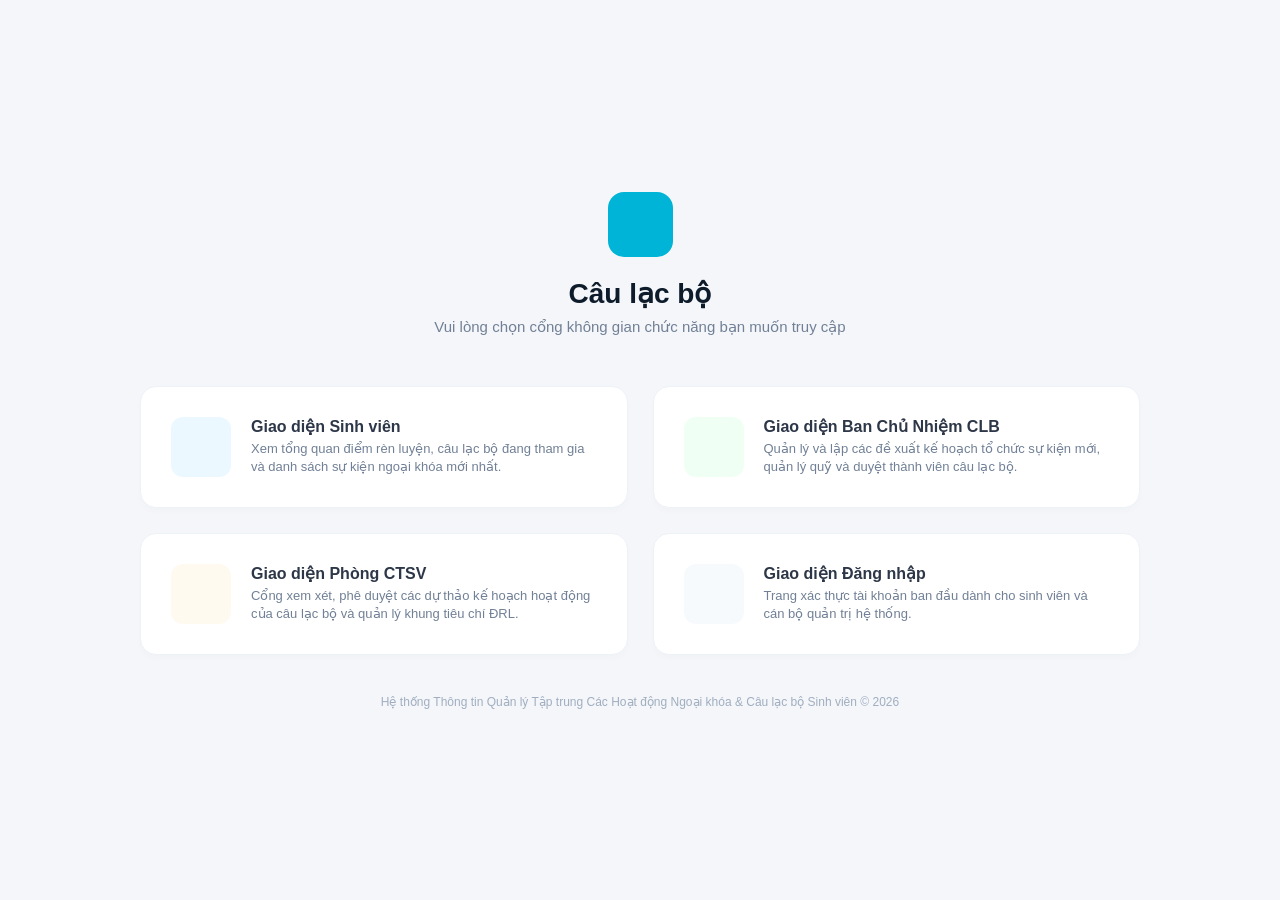
<file: index.html>
<!DOCTYPE html>
<html lang="vi">
<head>
    <meta charset="UTF-8">
    <meta name="viewport" content="width=device-width, initial-scale=1.0">
    <title>UniActivity Hub - Cổng Điều Hướng</title>
    <link rel="stylesheet" href="https://cloudflare.com">
    <style>
        * {
            margin: 0;
            padding: 0;
            box-sizing: border-box;
            font-family: 'Segoe UI', Tahoma, Geneva, Verdana, sans-serif;
        }

        body {
            background-color: #f4f6f9;
            min-height: 100vh;
            display: flex;
            flex-direction: column;
            justify-content: center;
            align-items: center;
            padding: 20px;
        }

        .hub-container {
            width: 100%;
            max-width: 1000px;
            text-align: center;
        }

        .hub-header {
            margin-bottom: 50px;
        }

        .logo-icon {
            background-color: #00b4d8;
            color: white;
            width: 65px;
            height: 65px;
            border-radius: 16px;
            font-size: 32px;
            display: flex;
            align-items: center;
            justify-content: center;
            margin: 0 auto 20px auto;
        }

        .hub-header h1 {
            font-size: 28px;
            color: #0d1b2a;
            font-weight: 700;
            margin-bottom: 8px;
        }

        .hub-header p {
            font-size: 15px;
            color: #718096;
        }

        .grid-navigation {
            display: grid;
            grid-template-columns: repeat(2, 1fr);
            gap: 25px;
            margin-bottom: 40px;
        }

        .nav-card {
            background: white;
            border-radius: 16px;
            padding: 30px;
            text-decoration: none;
            color: #333;
            display: flex;
            align-items: center;
            gap: 20px;
            box-shadow: 0 4px 6px rgba(0, 0, 0, 0.015);
            border: 1px solid #edf2f7;
            transition: all 0.25s ease;
            text-align: left;
        }

        .nav-card:hover {
            transform: translateY(-5px);
            box-shadow: 0 10px 20px rgba(0, 0, 0, 0.05);
            border-color: #3182ce;
        }

        .card-icon {
            font-size: 28px;
            width: 60px;
            height: 60px;
            border-radius: 12px;
            display: flex;
            align-items: center;
            justify-content: center;
            flex-shrink: 0;
        }

        .icon-blue { background-color: #ebf8ff; color: #3182ce; }
        .icon-green { background-color: #f0fff4; color: #38a169; }
        .icon-orange { background-color: #fffaf0; color: #dd6b20; }
        .icon-navy { background-color: #f7fafc; color: #0d1b2a; }

        .card-info h3 {
            font-size: 16px;
            font-weight: 700;
            color: #2d3748;
            margin-bottom: 4px;
        }

        .nav-card:hover .card-info h3 {
            color: #3182ce;
        }

        .card-info p {
            font-size: 13px;
            color: #718096;
            line-height: 1.4;
        }

        .hub-footer {
            font-size: 12px;
            color: #a0aec0;
        }

        @media (max-width: 640px) {
            .grid-navigation {
                grid-template-columns: 1fr;
            }
        }
    </style>
</head>
<body>

    <div class="hub-container">
        <div class="hub-header">
            <div class="logo-icon"><i class="fa-solid fa-graduation-cap"></i></div>
            <h1>Câu lạc bộ</h1>
            <p>Vui lòng chọn cổng không gian chức năng bạn muốn truy cập</p>
        </div>

        <div class="grid-navigation">

            <a href="Sinhvien/index.html" class="nav-card">
                <div class="card-icon icon-blue"><i class="fa-solid fa-user"></i></div>
                <div class="card-info">
                    <h3>Giao diện Sinh viên</h3>
                    <p>Xem tổng quan điểm rèn luyện, câu lạc bộ đang tham gia và danh sách sự kiện ngoại khóa mới nhất.</p>
                </div>
            </a>

            <a href="BcnClb/index.html" class="nav-card">
                <div class="card-icon icon-green"><i class="fa-regular fa-file-lines"></i></div>
                <div class="card-info">
                    <h3>Giao diện Ban Chủ Nhiệm CLB</h3>
                    <p>Quản lý và lập các đề xuất kế hoạch tổ chức sự kiện mới, quản lý quỹ và duyệt thành viên câu lạc bộ.</p>
                </div>
            </a>

            <a href="Ctsv/index.html" class="nav-card">
                <div class="card-icon icon-orange"><i class="fa-solid fa-building-shield"></i></div>
                <div class="card-info">
                    <h3>Giao diện Phòng CTSV</h3>
                    <p>Cổng xem xét, phê duyệt các dự thảo kế hoạch hoạt động của câu lạc bộ và quản lý khung tiêu chí ĐRL.</p>
                </div>
            </a>

            <a href="Login/index.html" class="nav-card">
                <div class="card-icon icon-navy"><i class="fa-solid fa-right-to-bracket"></i></div>
                <div class="card-info">
                    <h3>Giao diện Đăng nhập</h3>
                    <p>Trang xác thực tài khoản ban đầu dành cho sinh viên và cán bộ quản trị hệ thống.</p>
                </div>
            </a>
        </div>

        <div class="hub-footer">
            Hệ thống Thông tin Quản lý Tập trung Các Hoạt động Ngoại khóa & Câu lạc bộ Sinh viên © 2026
        </div>
    </div>

</body>
</html>
</file>
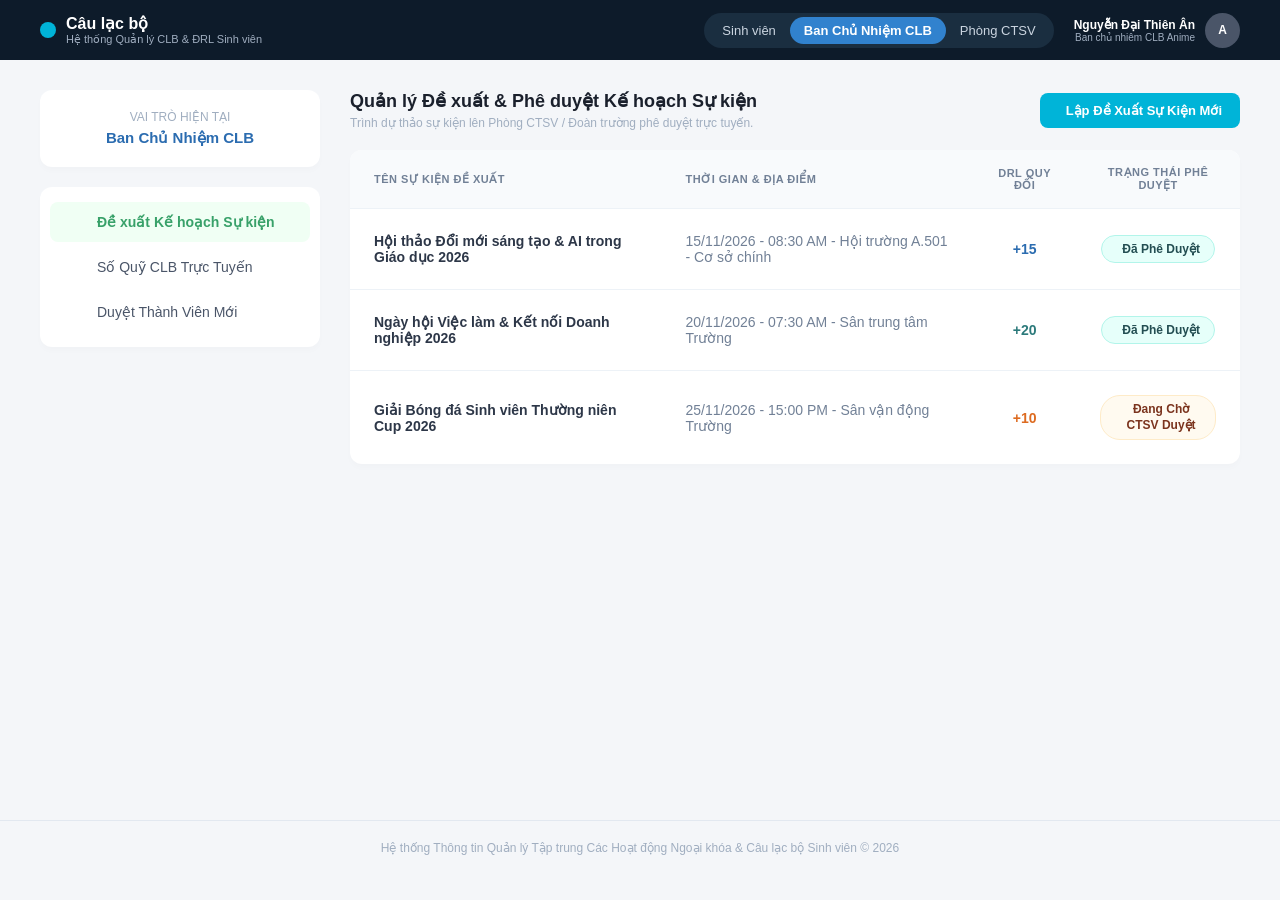
<file: BcnClb/index.html>
<!DOCTYPE html>
<html lang="vi">
<head>
    <meta charset="UTF-8">
    <meta name="viewport" content="width=device-width, initial-scale=1.0">
    <title>UniActivity Hub - Ban Chủ Nhiệm</title>
    <link rel="stylesheet" href="https://cloudflare.com">
    <link rel="stylesheet" href="style.css">
</head>
<body>

    <div class="navbar">
        <div class="logo-section">
            <div class="logo-icon"><i class="fa-solid fa-graduation-cap"></i></div>
            <div class="logo-text">
                <h1>Câu lạc bộ</h1>
                <p>Hệ thống Quản lý CLB & ĐRL Sinh viên</p>
            </div>
        </div>
        <div class="nav-controls">
            <div class="view-mode">
                <span>Sinh viên</span>
                <span class="active">Ban Chủ Nhiệm CLB</span>
                <span>Phòng CTSV</span>
            </div>
            <div class="user-info">
                <div>
                    <p class="user-name">Nguyễn Đại Thiên Ân</p>
                    <p class="user-mssv">Ban chủ nhiêm CLB Anime</p>
                </div>
                <div class="avatar-circle">A</div>
            </div>
        </div>
    </div>

    <div class="main-container">
        
        <div class="sidebar">
            <div class="card role-card">
                <p class="role-title">Vai trò hiện tại</p>
                <p class="role-name"><i class="fa-regular fa-circle-dot"></i> Ban Chủ Nhiệm CLB</p>
            </div>

            <div class="card menu-card">
                <a href="#" class="menu-item active">
                    <i class="fa-regular fa-file-lines"></i> Đề xuất Kế hoạch Sự kiện
                </a>
                <a href="#" class="menu-item">
                    <i class="fa-solid fa-dollar-sign"></i> Số Quỹ CLB Trực Tuyến
                </a>
                <a href="#" class="menu-item">
                    <i class="fa-solid fa-user-plus"></i> Duyệt Thành Viên Mới
                </a>
            </div>
        </div>

        <div class="content-area">
            
            <div class="table-header">
                <div class="table-title">
                    <h3>Quản lý Đề xuất & Phê duyệt Kế hoạch Sự kiện</h3>
                    <p>Trình dự thảo sự kiện lên Phòng CTSV / Đoàn trường phê duyệt trực tuyến.</p>
                </div>
                <button class="btn btn-teal">
                    <i class="fa-regular fa-square-plus"></i> Lập Đề Xuất Sự Kiện Mới
                </button>
            </div>

            <div class="card table-card">
                <table class="proposal-table">
                    <thead>
                        <tr>
                            <th>TÊN SỰ KIỆN ĐỀ XUẤT</th>
                            <th>THỜI GIAN & ĐỊA ĐIỂM</th>
                            <th class="text-center">DRL QUY ĐỔI</th>
                            <th class="text-center">TRẠNG THÁI PHÊ DUYỆT</th>
                        </tr>
                    </thead>
                    <tbody>
                        <tr>
                            <td class="event-name-td">Hội thảo Đổi mới sáng tạo & AI trong Giáo dục 2026</td>
                            <td class="event-time-td">15/11/2026 - 08:30 AM - Hội trường A.501 - Cơ sở chính</td>
                            <td class="text-center drl-val text-blue">+15</td>
                            <td class="text-center">
                                <span class="status-badge badge-approved">
                                    <i class="fa-regular fa-circle-check"></i> Đã Phê Duyệt
                                </span>
                            </td>
                        </tr>
                        <tr>
                            <td class="event-name-td">Ngày hội Việc làm & Kết nối Doanh nghiệp 2026</td>
                            <td class="event-time-td">20/11/2026 - 07:30 AM - Sân trung tâm Trường</td>
                            <td class="text-center drl-val text-cyan">+20</td>
                            <td class="text-center">
                                <span class="status-badge badge-approved">
                                    <i class="fa-regular fa-circle-check"></i> Đã Phê Duyệt
                                </span>
                            </td>
                        </tr>
                        <tr>
                            <td class="event-name-td">Giải Bóng đá Sinh viên Thường niên Cup 2026</td>
                            <td class="event-time-td">25/11/2026 - 15:00 PM - Sân vận động Trường</td>
                            <td class="text-center drl-val text-orange">+10</td>
                            <td class="text-center">
                                <span class="status-badge badge-pending">
                                    <i class="fa-regular fa-clock"></i> Đang Chờ CTSV Duyệt
                                </span>
                            </td>
                        </tr>
                    </tbody>
                </table>
            </div>

        </div>
    </div>

    <div class="footer">
        Hệ thống Thông tin Quản lý Tập trung Các Hoạt động Ngoại khóa & Câu lạc bộ Sinh viên © 2026
    </div>

</body>
</html>
</file>
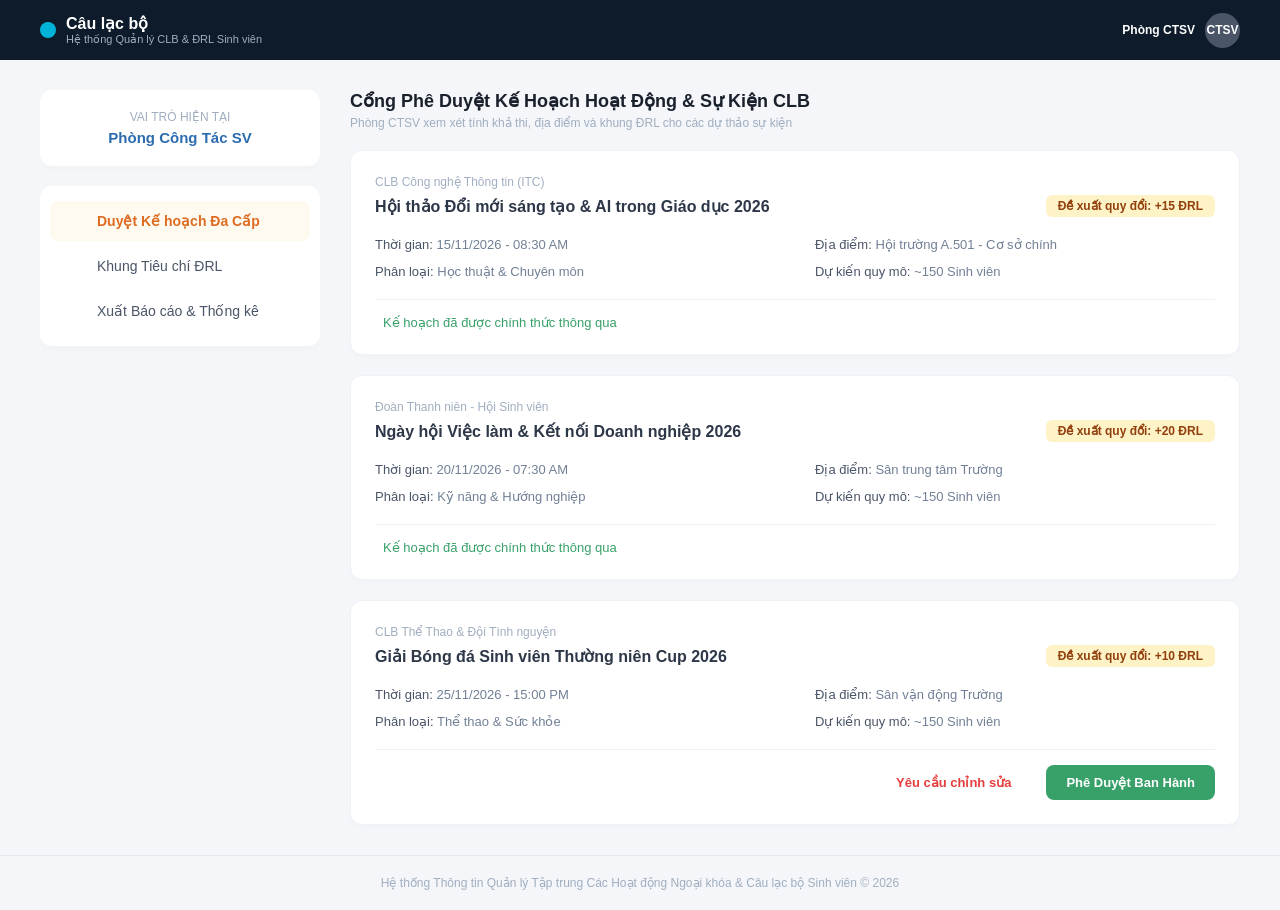
<file: Ctsv/index.html>
<!DOCTYPE html>
<html lang="vi">
<head>
    <meta charset="UTF-8">
    <meta name="viewport" content="width=device-width, initial-scale=1.0">
    <title>UniActivity Hub - Phòng CTSV</title>
    <link rel="stylesheet" href="https://cloudflare.com">
    <link rel="stylesheet" href="style.css">
</head>
<body>

    <div class="navbar">
        <div class="logo-section">
            <div class="logo-icon"><i class="fa-solid fa-graduation-cap"></i></div>
            <div class="logo-text">
                <h1>Câu lạc bộ</h1>
                <p>Hệ thống Quản lý CLB & ĐRL Sinh viên</p>
            </div>
        </div>
        <div class="nav-controls">
            <div class="user-info">
                <div>
                    <p class="user-name">Phòng CTSV</p>
                </div>
                <div class="avatar-circle">CTSV</div>
            </div>
        </div>
    </div>

    <div class="main-container">
        
        <div class="sidebar">
            <div class="card role-card">
                <p class="role-title">Vai trò hiện tại</p>
                <p class="role-name"><i class="fa-regular fa-circle-dot"></i> Phòng Công Tác SV</p>
            </div>

            <div class="card menu-card">
                <a href="#" class="menu-item active">
                    <i class="fa-regular fa-clock"></i> Duyệt Kế hoạch Đa Cấp
                </a>
                <a href="#" class="menu-item">
                    <i class="fa-solid fa-layer-group"></i> Khung Tiêu chí ĐRL
                </a>
                <a href="#" class="menu-item">
                    <i class="fa-solid fa-download"></i> Xuất Báo cáo & Thống kê
                </a>
            </div>
        </div>

        <div class="content-area">
            
            <div class="page-header">
                <h3>Cổng Phê Duyệt Kế Hoạch Hoạt Động & Sự Kiện CLB</h3>
                <p>Phòng CTSV xem xét tính khả thi, địa điểm và khung ĐRL cho các dự thảo sự kiện</p>
            </div>

            <div class="card event-review-card">
                <div class="club-name">CLB Công nghệ Thông tin (ITC)</div>
                <div class="event-title-row">
                    <h4 class="event-title">Hội thảo Đổi mới sáng tạo & AI trong Giáo dục 2026</h4>
                    <span class="drl-badge">Đề xuất quy đổi: +15 ĐRL</span>
                </div>
                <div class="event-info-grid">
                    <div><strong>Thời gian:</strong> 15/11/2026 - 08:30 AM</div>
                    <div><strong>Địa điểm:</strong> Hội trường A.501 - Cơ sở chính</div>
                    <div><strong>Phân loại:</strong> Học thuật & Chuyên môn</div>
                    <div><strong>Dự kiến quy mô:</strong> ~150 Sinh viên</div>
                </div>
                <div class="status-msg text-green">
                    <i class="fa-regular fa-circle-check"></i> Kế hoạch đã được chính thức thông qua
                </div>
            </div>

            <div class="card event-review-card">
                <div class="club-name">Đoàn Thanh niên - Hội Sinh viên</div>
                <div class="event-title-row">
                    <h4 class="event-title">Ngày hội Việc làm & Kết nối Doanh nghiệp 2026</h4>
                    <span class="drl-badge">Đề xuất quy đổi: +20 ĐRL</span>
                </div>
                <div class="event-info-grid">
                    <div><strong>Thời gian:</strong> 20/11/2026 - 07:30 AM</div>
                    <div><strong>Địa điểm:</strong> Sân trung tâm Trường</div>
                    <div><strong>Phân loại:</strong> Kỹ năng & Hướng nghiệp</div>
                    <div><strong>Dự kiến quy mô:</strong> ~150 Sinh viên</div>
                </div>
                <div class="status-msg text-green">
                    <i class="fa-regular fa-circle-check"></i> Kế hoạch đã được chính thức thông qua
                </div>
            </div>

            <div class="card event-review-card">
                <div class="club-name">CLB Thể Thao & Đội Tình nguyện</div>
                <div class="event-title-row">
                    <h4 class="event-title">Giải Bóng đá Sinh viên Thường niên Cup 2026</h4>
                    <span class="drl-badge">Đề xuất quy đổi: +10 ĐRL</span>
                </div>
                <div class="event-info-grid">
                    <div><strong>Thời gian:</strong> 25/11/2026 - 15:00 PM</div>
                    <div><strong>Địa điểm:</strong> Sân vận động Trường</div>
                    <div><strong>Phân loại:</strong> Thể thao & Sức khỏe</div>
                    <div><strong>Dự kiến quy mô:</strong> ~150 Sinh viên</div>
                </div>
                <div class="action-row">
                    <button class="btn btn-link-danger">Yêu cầu chỉnh sửa</button>
                    <button class="btn btn-green">Phê Duyệt Ban Hành</button>
                </div>
            </div>

        </div>
    </div>

    <div class="footer">
        Hệ thống Thông tin Quản lý Tập trung Các Hoạt động Ngoại khóa & Câu lạc bộ Sinh viên © 2026
    </div>

</body>
</html>
</file>
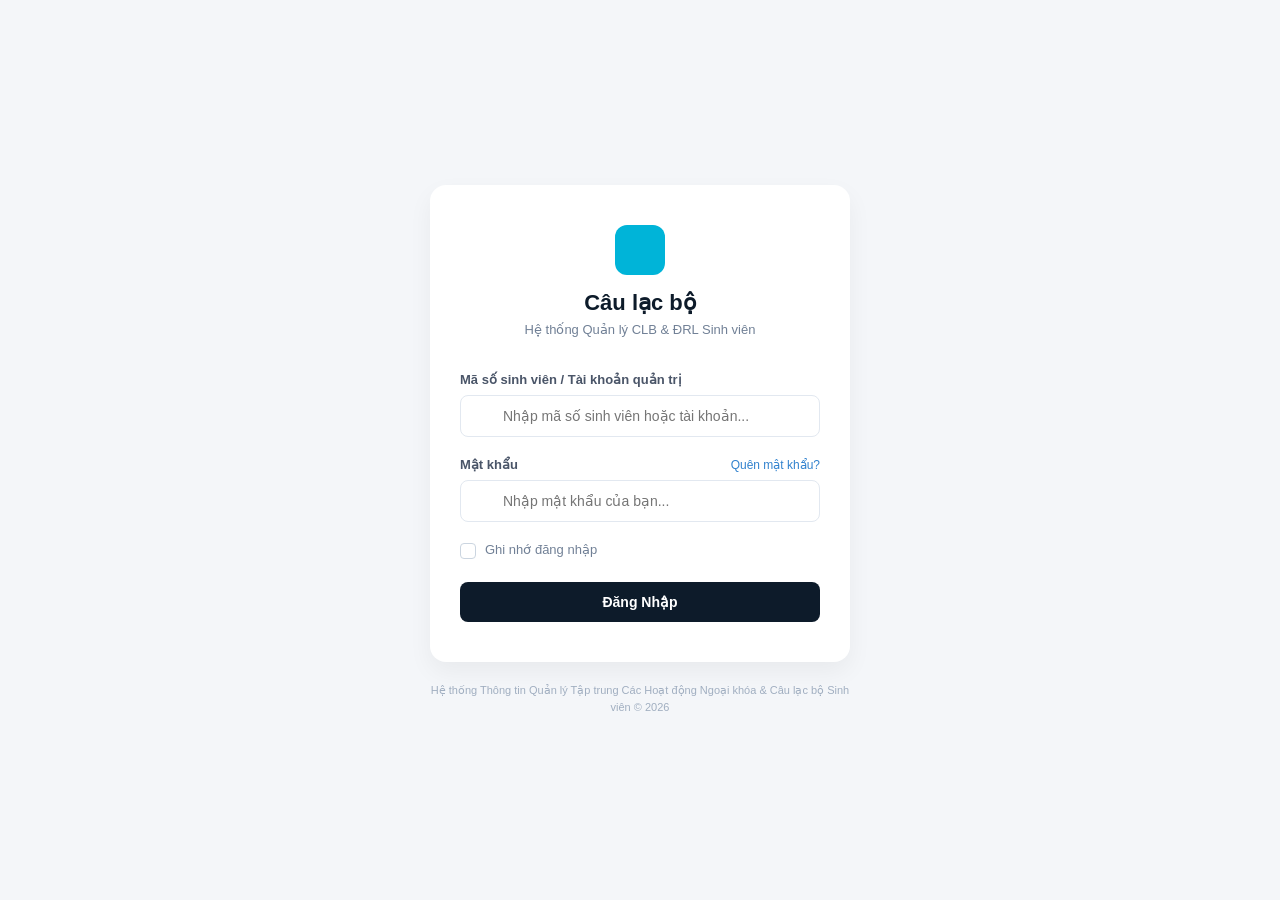
<file: Login/index.html>
<!DOCTYPE html>
<html lang="vi">
<head>
    <meta charset="UTF-8">
    <meta name="viewport" content="width=device-width, initial-scale=1.0">
    <title>UniActivity Hub - Đăng nhập</title>
    <link rel="stylesheet" href="https://cloudflare.com">
    <link rel="stylesheet" href="style.css">
</head>
<body>

    <div class="login-container">
        <div class="login-card">
            
            <div class="login-header">
                <div class="logo-icon"><i class="fa-solid fa-graduation-cap"></i></div>
                <h2>Câu lạc bộ</h2>
                <p>Hệ thống Quản lý CLB & ĐRL Sinh viên</p>
            </div>

            <form class="login-form">
                <div class="input-group">
                    <label for="username">Mã số sinh viên / Tài khoản quản trị</label>
                    <div class="input-wrapper">
                        <i class="fa-regular fa-user"></i>
                        <input type="text" id="username" placeholder="Nhập mã số sinh viên hoặc tài khoản..." required>
                    </div>
                </div>

                <div class="input-group">
                    <div class="label-row">
                        <label for="password">Mật khẩu</label>
                        <a href="#" class="forgot-password">Quên mật khẩu?</a>
                    </div>
                    <div class="input-wrapper">
                        <i class="fa-solid fa-lock"></i>
                        <input type="password" id="password" placeholder="Nhập mật khẩu của bạn..." required>
                    </div>
                </div>

                <div class="form-options">
                    <label class="checkbox-container">
                        <input type="checkbox">
                        <span class="checkmark"></span>
                        Ghi nhớ đăng nhập
                    </label>
                </div>

                <button type="submit" class="btn-submit">Đăng Nhập</button>
            </form>

        </div>
        
        <div class="login-footer">
            Hệ thống Thông tin Quản lý Tập trung Các Hoạt động Ngoại khóa & Câu lạc bộ Sinh viên © 2026
        </div>
    </div>

</body>
</html>
</file>
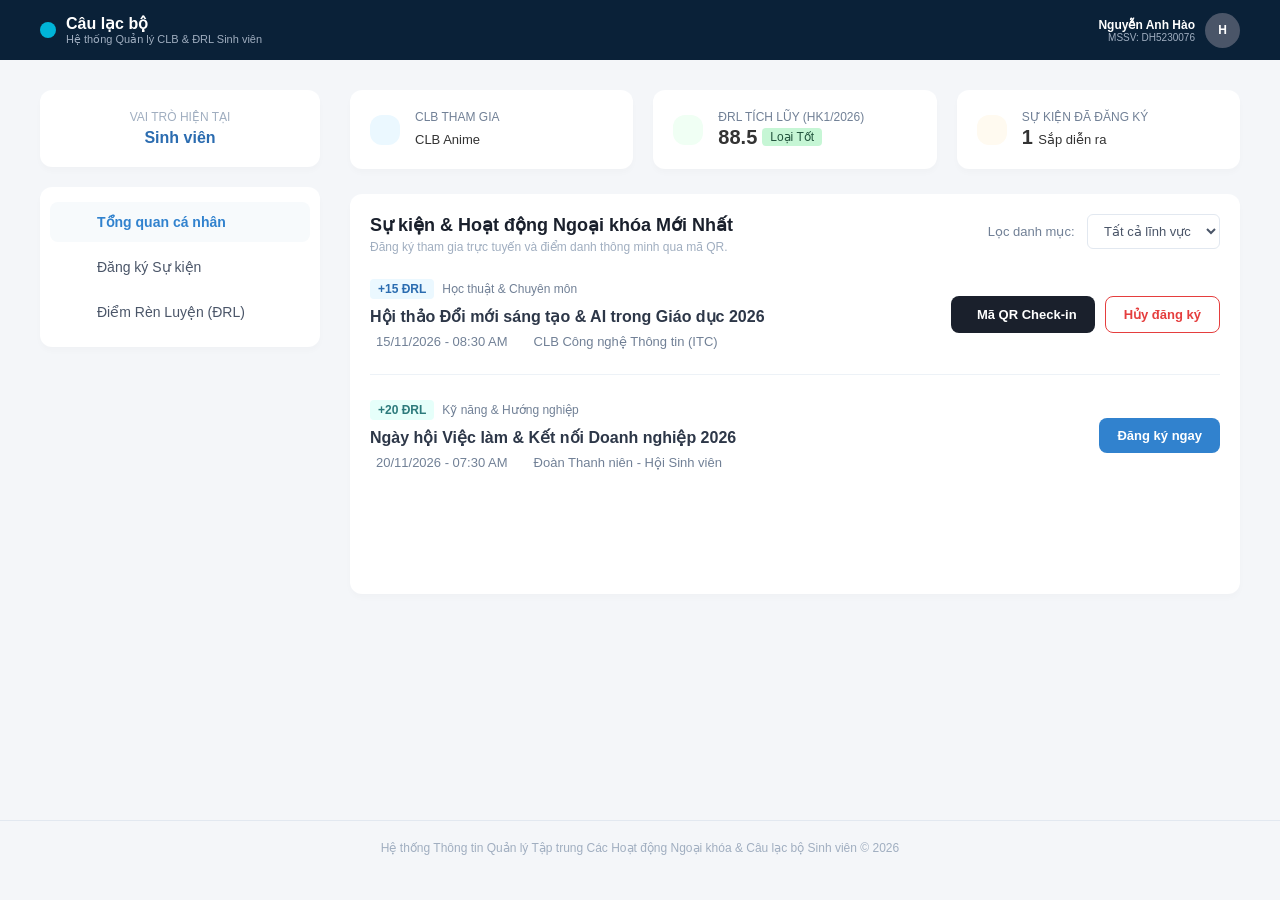
<file: Sinhvien/index.html>
<!DOCTYPE html>
<html lang="vi">
<head>
    <meta charset="UTF-8">
    <meta name="viewport" content="width=device-width, initial-scale=1.0">
    <title>UniActivity Hub</title>
    <link rel="stylesheet" href="https://cloudflare.com">
    <link rel="stylesheet" href="style.css">
</head>
<body>

    <div class="navbar">
        <div class="logo-section">
            <div class="logo-icon"><i class="fa-solid fa-graduation-cap"></i></div>
            <div class="logo-text">
                <h1>Câu lạc bộ</h1>
                <p>Hệ thống Quản lý CLB & ĐRL Sinh viên</p>
            </div>
        </div>
        <div class="nav-controls">
            <div class="user-info">
                <div>
                    <p class="user-name">Nguyễn Anh Hào</p>
                    <p class="user-mssv">MSSV: DH5230076</p>
                </div>
                <div class="avatar-circle">H</div>
            </div>
        </div>
    </div>

    <div class="main-container">
        
        <div class="sidebar">
            <div class="card role-card">
                <p class="role-title">Vai trò hiện tại</p>
                <p class="role-name"><i class="fa-regular fa-circle-dot"></i> Sinh viên</p>
            </div>

            <div class="card menu-card">
                <a href="#" class="menu-item active">
                    <i class="fa-solid fa-user-gear"></i> Tổng quan cá nhân
                </a>
                <a href="#" class="menu-item">
                    <i class="fa-regular fa-calendar-check"></i> Đăng ký Sự kiện
                </a>
                <a href="#" class="menu-item">
                    <i class="fa-solid fa-award"></i> Điểm Rèn Luyện (ĐRL)
                </a>
            </div>
        </div>

        <div class="content-area">
            
          
            <div class="stats-grid">
                <div class="card stat-box">
                    <div class="stat-icon icon-blue"><i class="fa-solid fa-users"></i></div>
                    <div class="stat-info">
                        <p>CLB THAM GIA</p>
                        <h2><span>CLB Anime</span></h2>
                    </div>
                </div>
                <div class="card stat-box">
                    <div class="stat-icon icon-green"><i class="fa-solid fa-chart-line"></i></div>
                    <div class="stat-info">
                        <p>ĐRL TÍCH LŨY (HK1/2026)</p>
                        <div class="rating-flex">
                            <h2>88.5</h2>
                            <span class="badge-green">Loại Tốt</span>
                        </div>
                    </div>
                </div>
                <div class="card stat-box">
                    <div class="stat-icon icon-orange"><i class="fa-regular fa-calendar-days"></i></div>
                    <div class="stat-info">
                        <p>SỰ KIỆN ĐÃ ĐĂNG KÝ</p>
                        <h2>1 <span>Sắp diễn ra</span></h2>
                    </div>
                </div>
            </div>

            <div class="card events-card">
                <div class="events-header">
                    <div class="events-title">
                        <h3>Sự kiện & Hoạt động Ngoại khóa Mới Nhất</h3>
                        <p>Đăng ký tham gia trực tuyến và điểm danh thông minh qua mã QR.</p>
                    </div>
                    <div>
                        <span class="filter-label">Lọc danh mục:</span>
                        <select class="filter-select">
                            <option>Tất cả lĩnh vực</option>
                        </select>
                    </div>
                </div>

                <div class="event-list">
                    <div class="event-item">
                        <div class="event-details">
                            <div class="tag-container">
                                <span class="drl-tag tag-blue">+15 ĐRL</span>
                                <span class="category-name">Học thuật & Chuyên môn</span>
                            </div>
                            <h4 class="event-name">Hội thảo Đổi mới sáng tạo & AI trong Giáo dục 2026</h4>
                            <div class="event-meta">
                                <span><i class="fa-regular fa-clock"></i> 15/11/2026 - 08:30 AM</span>
                                <span><i class="fa-solid fa-location-dot"></i> CLB Công nghệ Thông tin (ITC)</span>
                            </div>
                        </div>
                        <div class="event-actions">
                            <button class="btn btn-black"><i class="fa-solid fa-qrcode"></i> Mã QR Check-in</button>
                            <button class="btn btn-outline-danger">Hủy đăng ký</button>
                        </div>
                    </div>

                    <div class="event-item">
                        <div class="event-details">
                            <div class="tag-container">
                                <span class="drl-tag tag-cyan">+20 ĐRL</span>
                                <span class="category-name">Kỹ năng & Hướng nghiệp</span>
                            </div>
                            <h4 class="event-name">Ngày hội Việc làm & Kết nối Doanh nghiệp 2026</h4>
                            <div class="event-meta">
                                <span><i class="fa-regular fa-clock"></i> 20/11/2026 - 07:30 AM</span>
                                <span><i class="fa-solid fa-location-dot"></i> Đoàn Thanh niên - Hội Sinh viên</span>
                            </div>
                        </div>
                        <div class="event-actions">
                            <button class="btn btn-blue">Đăng ký ngay</button>
                        </div>
                    </div>
                </div>

            </div>
        </div>

    </div>

    <div class="footer">
        Hệ thống Thông tin Quản lý Tập trung Các Hoạt động Ngoại khóa & Câu lạc bộ Sinh viên © 2026
    </div>

</body>
</html>
</file>
<file: BcnClb/style.css>
* {
    margin: 0;
    padding: 0;
    box-sizing: border-box;
    font-family: 'Segoe UI', Tahoma, Geneva, Verdana, sans-serif;
}

body {
    background-color: #f4f6f9;
    color: #333;
}

.navbar {
    background-color: #0d1b2a;
    color: white;
    display: flex;
    justify-content: space-between;
    align-items: center;
    padding: 10px 40px;
    height: 60px;
}

.logo-section {
    display: flex;
    align-items: center;
    gap: 10px;
}

.logo-icon {
    background-color: #00b4d8;
    padding: 8px;
    border-radius: 8px;
    font-size: 18px;
}

.logo-text h1 {
    font-size: 16px;
    font-weight: bold;
}

.logo-text p {
    font-size: 11px;
    color: #a0aec0;
}

.nav-controls {
    display: flex;
    align-items: center;
    gap: 20px;
}

.view-mode {
    background-color: #1a2e40;
    padding: 4px;
    border-radius: 20px;
    display: flex;
    font-size: 13px;
}

.view-mode span {
    padding: 6px 14px;
    border-radius: 15px;
    cursor: pointer;
    color: #cbd5e0;
}

.view-mode .active {
    background-color: #3182ce;
    font-weight: bold;
    color: white;
}

.user-info {
    display: flex;
    align-items: center;
    gap: 10px;
    font-size: 12px;
    text-align: right;
}

.user-name {
    font-weight: bold;
}

.user-mssv {
    color: #a0aec0;
    font-size: 10px;
}

.avatar-circle {
    background-color: #4a5568;
    width: 35px;
    height: 35px;
    border-radius: 50%;
    display: flex;
    align-items: center;
    justify-content: center;
    font-weight: bold;
}

.main-container {
    display: grid;
    grid-template-columns: 280px 1fr;
    min-height: calc(100vh - 140px);
    padding: 30px 40px;
    gap: 30px;
}

.sidebar {
    display: flex;
    flex-direction: column;
    gap: 20px;
}

.card {
    background: white;
    border-radius: 12px;
    padding: 20px;
    box-shadow: 0 4px 6px rgba(0,0,0,0.015);
}

.role-card {
    text-align: center;
}

.role-title {
    font-size: 12px;
    color: #a0aec0;
    text-transform: uppercase;
    margin-bottom: 5px;
}

.role-name {
    font-size: 15px;
    font-weight: bold;
    color: #2b6cb0;
}

.menu-card {
    display: flex;
    flex-direction: column;
    gap: 5px;
    padding: 15px 10px;
}

.menu-item {
    display: flex;
    align-items: center;
    gap: 12px;
    padding: 12px 15px;
    border-radius: 8px;
    cursor: pointer;
    color: #4a5568;
    font-size: 14px;
    text-decoration: none;
    transition: 0.2s;
}

.menu-item:hover, .menu-item.active {
    background-color: #f0fff4;
    color: #38a169;
    font-weight: 600;
}

.menu-item i {
    font-size: 16px;
    width: 20px;
}

.content-area {
    display: flex;
    flex-direction: column;
    gap: 20px;
}

.table-header {
    display: flex;
    justify-content: space-between;
    align-items: center;
}

.table-title h3 {
    font-size: 18px;
    font-weight: bold;
    color: #1a202c;
}

.table-title p {
    font-size: 12px;
    color: #a0aec0;
    margin-top: 4px;
}

.btn {
    padding: 10px 18px;
    border-radius: 8px;
    font-size: 13px;
    font-weight: 600;
    cursor: pointer;
    border: none;
    display: flex;
    align-items: center;
    gap: 8px;
}

.btn-teal {
    background-color: #00b4d8;
    color: white;
    transition: 0.2s;
}

.btn-teal:hover {
    background-color: #0096b4;
}

.table-card {
    padding: 0;
    overflow: hidden;
}

.proposal-table {
    width: 100%;
    border-collapse: collapse;
    text-align: left;
}

.proposal-table th {
    background-color: #f8fafc;
    color: #718096;
    font-size: 11px;
    font-weight: 700;
    padding: 16px 24px;
    border-bottom: 1px solid #edf2f7;
    letter-spacing: 0.5px;
}

.proposal-table td {
    padding: 24px;
    border-bottom: 1px solid #edf2f7;
    font-size: 14px;
    vertical-align: middle;
}

.proposal-table tr:last-child td {
    border-bottom: none;
}

.event-name-td {
    font-weight: 600;
    color: #2d3748;
    width: 35%;
}

.event-time-td {
    color: #718096;
    font-size: 13px;
    width: 35%;
}

.drl-val {
    font-weight: bold;
    font-size: 15px;
}

.text-blue { color: #2b6cb0; }
.text-cyan { color: #2c7a7b; }
.text-orange { color: #dd6b20; }

.text-center {
    text-align: center;
}

.status-badge {
    display: inline-flex;
    align-items: center;
    gap: 6px;
    padding: 6px 14px;
    border-radius: 20px;
    font-size: 12px;
    font-weight: 600;
}

.badge-approved {
    background-color: #e6fffa;
    color: #234e52;
    border: 1px solid #b2f5ea;
}

.badge-pending {
    background-color: #fffaf0;
    color: #7b341e;
    border: 1px solid #feebc8;
    text-align: center;
    line-height: 1.3;
    max-width: 150px;
}

.footer {
    text-align: center;
    font-size: 12px;
    color: #a0aec0;
    padding: 20px 0;
    border-top: 1px solid #e2e8f0;
    background-color: #f4f6f9;
}
</file>
<file: Ctsv/style.css>
* {
    margin: 0;
    padding: 0;
    box-sizing: border-box;
    font-family: 'Segoe UI', Tahoma, Geneva, Verdana, sans-serif;
}

body {
    background-color: #f4f6f9;
    color: #333;
}

.navbar {
    background-color: #0d1b2a;
    color: white;
    display: flex;
    justify-content: space-between;
    align-items: center;
    padding: 10px 40px;
    height: 60px;
}

.logo-section {
    display: flex;
    align-items: center;
    gap: 10px;
}

.logo-icon {
    background-color: #00b4d8;
    padding: 8px;
    border-radius: 8px;
    font-size: 18px;
}

.logo-text h1 {
    font-size: 16px;
    font-weight: bold;
}

.logo-text p {
    font-size: 11px;
    color: #a0aec0;
}

.nav-controls {
    display: flex;
    align-items: center;
    gap: 20px;
}

.view-mode {
    background-color: #1a2e40;
    padding: 4px;
    border-radius: 20px;
    display: flex;
    font-size: 13px;
}

.view-mode span {
    padding: 6px 14px;
    border-radius: 15px;
    cursor: pointer;
    color: #cbd5e0;
}

.view-mode .active {
    background-color: #dd6b20;
    font-weight: bold;
    color: white;
}

.user-info {
    display: flex;
    align-items: center;
    gap: 10px;
    font-size: 12px;
    text-align: right;
}

.user-name {
    font-weight: bold;
}

.user-mssv {
    color: #a0aec0;
    font-size: 10px;
}

.avatar-circle {
    background-color: #4a5568;
    width: 35px;
    height: 35px;
    border-radius: 50%;
    display: flex;
    align-items: center;
    justify-content: center;
    font-weight: bold;
}

.main-container {
    display: grid;
    grid-template-columns: 280px 1fr;
    min-height: calc(100vh - 140px);
    padding: 30px 40px;
    gap: 30px;
}

.sidebar {
    display: flex;
    flex-direction: column;
    gap: 20px;
}

.card {
    background: white;
    border-radius: 12px;
    padding: 20px;
    box-shadow: 0 4px 6px rgba(0,0,0,0.015);
}

.role-card {
    text-align: center;
}

.role-title {
    font-size: 12px;
    color: #a0aec0;
    text-transform: uppercase;
    margin-bottom: 5px;
}

.role-name {
    font-size: 15px;
    font-weight: bold;
    color: #2b6cb0;
}

.menu-card {
    display: flex;
    flex-direction: column;
    gap: 5px;
    padding: 15px 10px;
}

.menu-item {
    display: flex;
    align-items: center;
    gap: 12px;
    padding: 12px 15px;
    border-radius: 8px;
    cursor: pointer;
    color: #4a5568;
    font-size: 14px;
    text-decoration: none;
    transition: 0.2s;
}

.menu-item:hover, .menu-item.active {
    background-color: #fffaf0;
    color: #dd6b20;
    font-weight: 600;
}

.menu-item i {
    font-size: 16px;
    width: 20px;
}

.content-area {
    display: flex;
    flex-direction: column;
    gap: 20px;
}

.page-header h3 {
    font-size: 18px;
    font-weight: bold;
    color: #1a202c;
}

.page-header p {
    font-size: 12px;
    color: #a0aec0;
    margin-top: 4px;
}

.event-review-card {
    padding: 24px;
    border: 1px solid #edf2f7;
}

.club-name {
    font-size: 12px;
    color: #a0aec0;
    margin-bottom: 6px;
}

.event-title-row {
    display: flex;
    justify-content: space-between;
    align-items: center;
    margin-bottom: 20px;
}

.event-title {
    font-size: 16px;
    font-weight: bold;
    color: #2d3748;
}

.drl-badge {
    background-color: #fef3c7;
    color: #92400e;
    font-size: 12px;
    font-weight: 600;
    padding: 4px 12px;
    border-radius: 6px;
}

.event-info-grid {
    display: grid;
    grid-template-columns: 1fr 1fr;
    row-gap: 12px;
    column-gap: 40px;
    font-size: 13px;
    color: #718096;
    padding-bottom: 20px;
}

.event-info-grid strong {
    color: #4a5568;
    font-weight: 500;
}

.status-msg {
    display: flex;
    align-items: center;
    gap: 8px;
    font-size: 13px;
    font-weight: 500;
    padding-top: 15px;
    border-top: 1px solid #edf2f7;
}

.text-green {
    color: #38a169;
}

.action-row {
    display: flex;
    justify-content: flex-end;
    align-items: center;
    gap: 15px;
    padding-top: 15px;
    border-top: 1px solid #edf2f7;
}

.btn {
    padding: 10px 20px;
    border-radius: 8px;
    font-size: 13px;
    font-weight: 600;
    cursor: pointer;
    border: none;
    display: inline-flex;
    align-items: center;
    justify-content: center;
    transition: 0.2s;
}

.btn-link-danger {
    background-color: transparent;
    color: #e53e3e;
}

.btn-link-danger:hover {
    text-decoration: underline;
}

.btn-green {
    background-color: #38a169;
    color: white;
}

.btn-green:hover {
    background-color: #2f855a;
}

.footer {
    text-align: center;
    font-size: 12px;
    color: #a0aec0;
    padding: 20px 0;
    border-top: 1px solid #e2e8f0;
    background-color: #f4f6f9;
}
</file>
<file: Login/style.css>
* {
    margin: 0;
    padding: 0;
    box-sizing: border-box;
    font-family: 'Segoe UI', Tahoma, Geneva, Verdana, sans-serif;
}

body {
    background-color: #f4f6f9;
    display: flex;
    justify-content: center;
    align-items: center;
    min-height: 100vh;
    padding: 20px;
}

.login-container {
    width: 100%;
    max-width: 420px;
    display: flex;
    flex-direction: column;
    gap: 20px;
}

.login-card {
    background: white;
    border-radius: 16px;
    padding: 40px 30px;
    box-shadow: 0 10px 25px rgba(0, 0, 0, 0.05);
}

.login-header {
    text-align: center;
    margin-bottom: 35px;
}

.logo-icon {
    background-color: #00b4d8;
    color: white;
    width: 50px;
    height: 50px;
    border-radius: 12px;
    font-size: 24px;
    display: flex;
    align-items: center;
    justify-content: center;
    margin: 0 auto 15px auto;
}

.login-header h2 {
    font-size: 22px;
    color: #0d1b2a;
    font-weight: 700;
    margin-bottom: 6px;
}

.login-header p {
    font-size: 13px;
    color: #718096;
}

.login-form {
    display: flex;
    flex-direction: column;
    gap: 20px;
}

.input-group {
    display: flex;
    flex-direction: column;
    gap: 8px;
}

.input-group label {
    font-size: 13px;
    font-weight: 600;
    color: #4a5568;
}

.label-row {
    display: flex;
    justify-content: space-between;
    align-items: center;
}

.forgot-password {
    font-size: 12px;
    color: #3182ce;
    text-decoration: none;
}

.forgot-password:hover {
    text-decoration: underline;
}

.input-wrapper {
    position: relative;
    display: flex;
    align-items: center;
}

.input-wrapper i {
    position: absolute;
    left: 15px;
    color: #a0aec0;
    font-size: 14px;
}

.input-wrapper input {
    width: 100%;
    padding: 12px 15px 12px 42px;
    border: 1px solid #e2e8f0;
    border-radius: 8px;
    font-size: 14px;
    color: #2d3748;
    outline: none;
    transition: 0.2s;
}

.input-wrapper input:focus {
    border-color: #3182ce;
    box-shadow: 0 0 0 3px rgba(49, 130, 206, 0.1);
}

.form-options {
    display: flex;
    align-items: center;
}

.checkbox-container {
    display: flex;
    align-items: center;
    position: relative;
    padding-left: 25px;
    cursor: pointer;
    font-size: 13px;
    color: #718096;
    user-select: none;
}

.checkbox-container input {
    position: absolute;
    opacity: 0;
    cursor: pointer;
    height: 0;
    width: 0;
}

.checkmark {
    position: absolute;
    top: 1px;
    left: 0;
    height: 16px;
    width: 16px;
    background-color: #fff;
    border: 1px solid #cbd5e0;
    border-radius: 4px;
}

.checkbox-container:hover input ~ .checkmark {
    border-color: #a0aec0;
}

.checkbox-container input:checked ~ .checkmark {
    background-color: #3182ce;
    border-color: #3182ce;
}

.checkmark:after {
    content: "";
    position: absolute;
    display: none;
}

.checkbox-container input:checked ~ .checkmark:after {
    display: block;
}

.checkbox-container .checkmark:after {
    left: 5px;
    top: 2px;
    width: 4px;
    height: 8px;
    border: solid white;
    border-width: 0 2px 2px 0;
    transform: rotate(45deg);
}

.btn-submit {
    background-color: #0d1b2a;
    color: white;
    padding: 12px;
    border: none;
    border-radius: 8px;
    font-size: 14px;
    font-weight: 600;
    cursor: pointer;
    transition: 0.2s;
    margin-top: 5px;
}

.btn-submit:hover {
    background-color: #1a2e40;
}

.login-footer {
    text-align: center;
    font-size: 11px;
    color: #a0aec0;
    line-height: 1.5;
}
</file>
<file: Sinhvien/style.css>
* {
    margin: 0;
    padding: 0;
    box-sizing: border-box;
    font-family: 'Segoe UI', Tahoma, Geneva, Verdana, sans-serif;
}

body {
    background-color: #f4f6f9;
    color: #333;
}

.navbar {
    background-color: #0a2138;
    color: white;
    display: flex;
    justify-content: space-between;
    align-items: center;
    padding: 10px 40px;
    height: 60px;
}

.logo-section {
    display: flex;
    align-items: center;
    gap: 10px;
}

.logo-icon {
    background-color: #00b4d8;
    padding: 8px;
    border-radius: 8px;
    font-size: 18px;
}

.logo-text h1 {
    font-size: 16px;
    font-weight: bold;
}

.logo-text p {
    font-size: 11px;
    color: #a0aec0;
}

.nav-controls {
    display: flex;
    align-items: center;
    gap: 20px;
}

.view-mode {
    background-color: #3d709c;
    padding: 4px;
    border-radius: 20px;
    display: flex;
    font-size: 13px;
}

.view-mode span {
    padding: 6px 14px;
    border-radius: 15px;
    cursor: pointer;
}

.view-mode .active {
    background-color: #3182ce;
    font-weight: bold;
}

.user-info {
    display: flex;
    align-items: center;
    gap: 10px;
    font-size: 12px;
    text-align: right;
}

.user-name {
    font-weight: bold;
}

.user-mssv {
    color: #a0aec0;
    font-size: 10px;
}

.avatar-circle {
    background-color: #4a5568;
    width: 35px;
    height: 35px;
    border-radius: 50%;
    display: flex;
    align-items: center;
    justify-content: center;
    font-weight: bold;
}


.main-container {
    display: grid;
    grid-template-columns: 280px 1fr;
    min-height: calc(100vh - 140px);
    padding: 30px 40px;
    gap: 30px;
}


.sidebar {
    display: flex;
    flex-direction: column;
    gap: 20px;
}

.card {
    background: white;
    border-radius: 12px;
    padding: 20px;
    box-shadow: 0 4px 6px rgba(0,0,0,0.02);
}

.role-card {
    text-align: center;
}

.role-title {
    font-size: 12px;
    color: #a0aec0;
    text-transform: uppercase;
    margin-bottom: 5px;
}

.role-name {
    font-size: 16px;
    font-weight: bold;
    color: #2b6cb0;
}

.menu-card {
    display: flex;
    flex-direction: column;
    gap: 5px;
    padding: 15px 10px;
}

.menu-item {
    display: flex;
    align-items: center;
    gap: 12px;
    padding: 12px 15px;
    border-radius: 8px;
    cursor: pointer;
    color: #4a5568;
    font-size: 14px;
    text-decoration: none;
    transition: 0.2s;
}

.menu-item:hover, .menu-item.active {
    background-color: #f7fafc;
    color: #3182ce;
    font-weight: 600;
}

.menu-item i {
    font-size: 16px;
    width: 20px;
}


.content-area {
    display: flex;
    flex-direction: column;
    gap: 25px;
}

.stats-grid {
    display: grid;
    grid-template-columns: repeat(3, 1fr);
    gap: 20px;
}

.stat-box {
    display: flex;
    align-items: center;
    gap: 15px;
}

.stat-icon {
    font-size: 22px;
    padding: 15px;
    border-radius: 12px;
}

.icon-blue { background-color: #ebf8ff; color: #3182ce; }
.icon-green { background-color: #f0fff4; color: #38a169; }
.icon-orange { background-color: #fffaf0; color: #dd6b20; }

.stat-info p {
    font-size: 12px;
    color: #718096;
}

.stat-info h2 {
    font-size: 20px;
    font-weight: bold;
    margin-top: 2px;
}

.stat-info h2 span {
    font-size: 13px;
    font-weight: normal;
}

.rating-flex {
    display: flex;
    align-items: center;
}

.badge-green {
    background-color: #c6f6d5;
    color: #22543d;
    padding: 2px 8px;
    border-radius: 4px;
    font-size: 12px;
    margin-left: 5px;
}

.events-card {
    min-height: 400px;
}

.events-header {
    display: flex;
    justify-content: space-between;
    align-items: flex-start;
    margin-bottom: 25px;
}

.events-title h3 {
    font-size: 18px;
    font-weight: bold;
    color: #1a202c;
}

.events-title p {
    font-size: 12px;
    color: #a0aec0;
    margin-top: 4px;
}

.filter-label {
    font-size: 13px;
    color: #718096;
    margin-right: 8px;
}

.filter-select {
    padding: 8px 12px;
    border: 1px solid #e2e8f0;
    border-radius: 6px;
    font-size: 13px;
    color: #4a5568;
    outline: none;
    background-color: #fff;
}

.event-list {
    display: flex;
    flex-direction: column;
    gap: 25px;
}

.event-item {
    display: flex;
    justify-content: space-between;
    align-items: center;
    padding-bottom: 25px;
    border-bottom: 1px solid #edf2f7;
}

.event-item:last-child {
    border-bottom: none;
}

.event-details {
    display: flex;
    flex-direction: column;
    gap: 8px;
}

.tag-container {
    display: flex;
    gap: 8px;
    align-items: center;
}

.drl-tag {
    font-size: 12px;
    font-weight: bold;
    padding: 3px 8px;
    border-radius: 4px;
}

.tag-blue { background-color: #ebf8ff; color: #2b6cb0; }
.tag-cyan { background-color: #e6fffa; color: #2c7a7b; }

.category-name {
    font-size: 12px;
    color: #718096;
}

.event-name {
    font-size: 16px;
    font-weight: bold;
    color: #2d3748;
}

.event-meta {
    display: flex;
    gap: 20px;
    font-size: 13px;
    color: #718096;
}

.event-meta span {
    display: flex;
    align-items: center;
    gap: 6px;
}

.event-actions {
    display: flex;
    gap: 10px;
}

.btn {
    padding: 10px 18px;
    border-radius: 8px;
    font-size: 13px;
    font-weight: 600;
    cursor: pointer;
    border: none;
    display: flex;
    align-items: center;
    gap: 8px;
    transition: 0.2s;
}

.btn-black {
    background-color: #1a202c;
    color: white;
}

.btn-black:hover { background-color: #2d3748; }

.btn-outline-danger {
    background-color: transparent;
    border: 1px solid #e53e3e;
    color: #e53e3e;
}

.btn-outline-danger:hover {
    background-color: #fff5f5;
}

.btn-blue {
    background-color: #3182ce;
    color: white;
}

.btn-blue:hover { background-color: #2b6cb0; }

.footer {
    text-align: center;
    font-size: 12px;
    color: #a0aec0;
    padding: 20px 0;
    border-top: 1px solid #e2e8f0;
    background-color: #f4f6f9;
}
</file>
